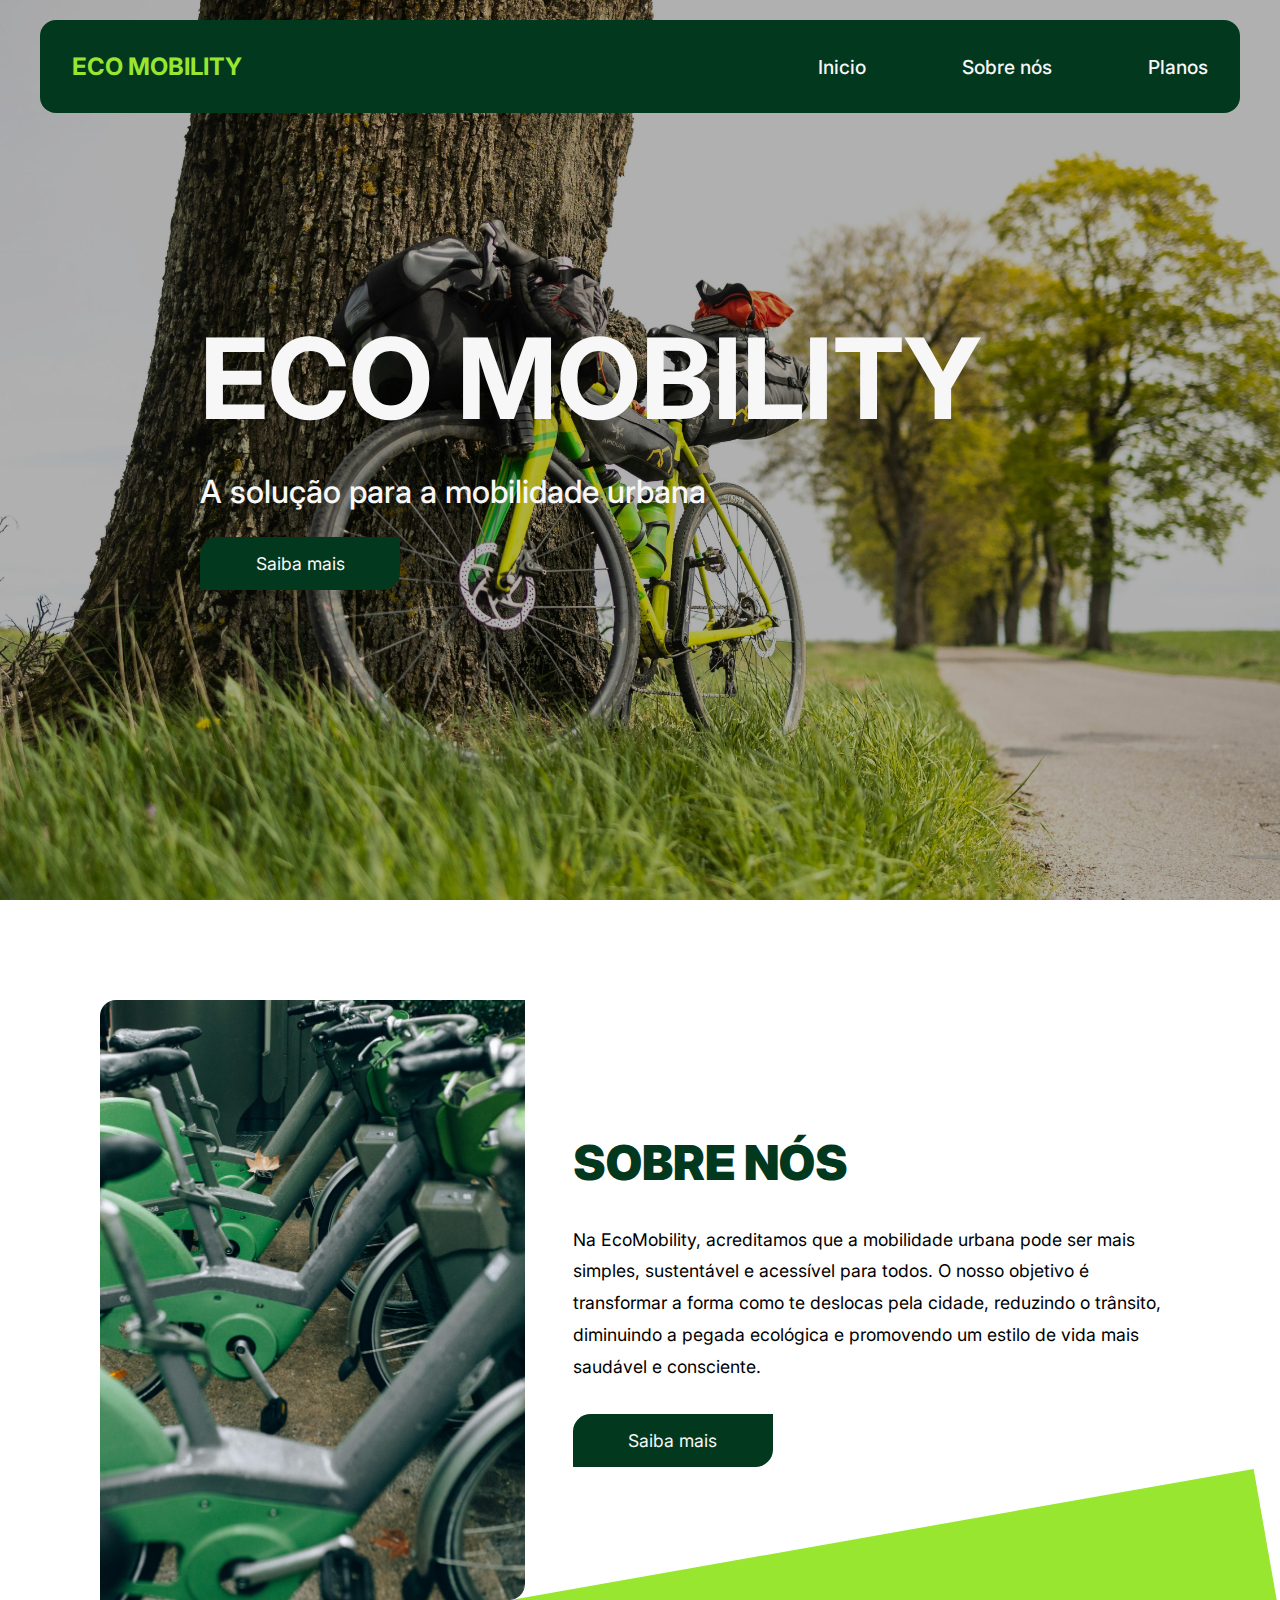
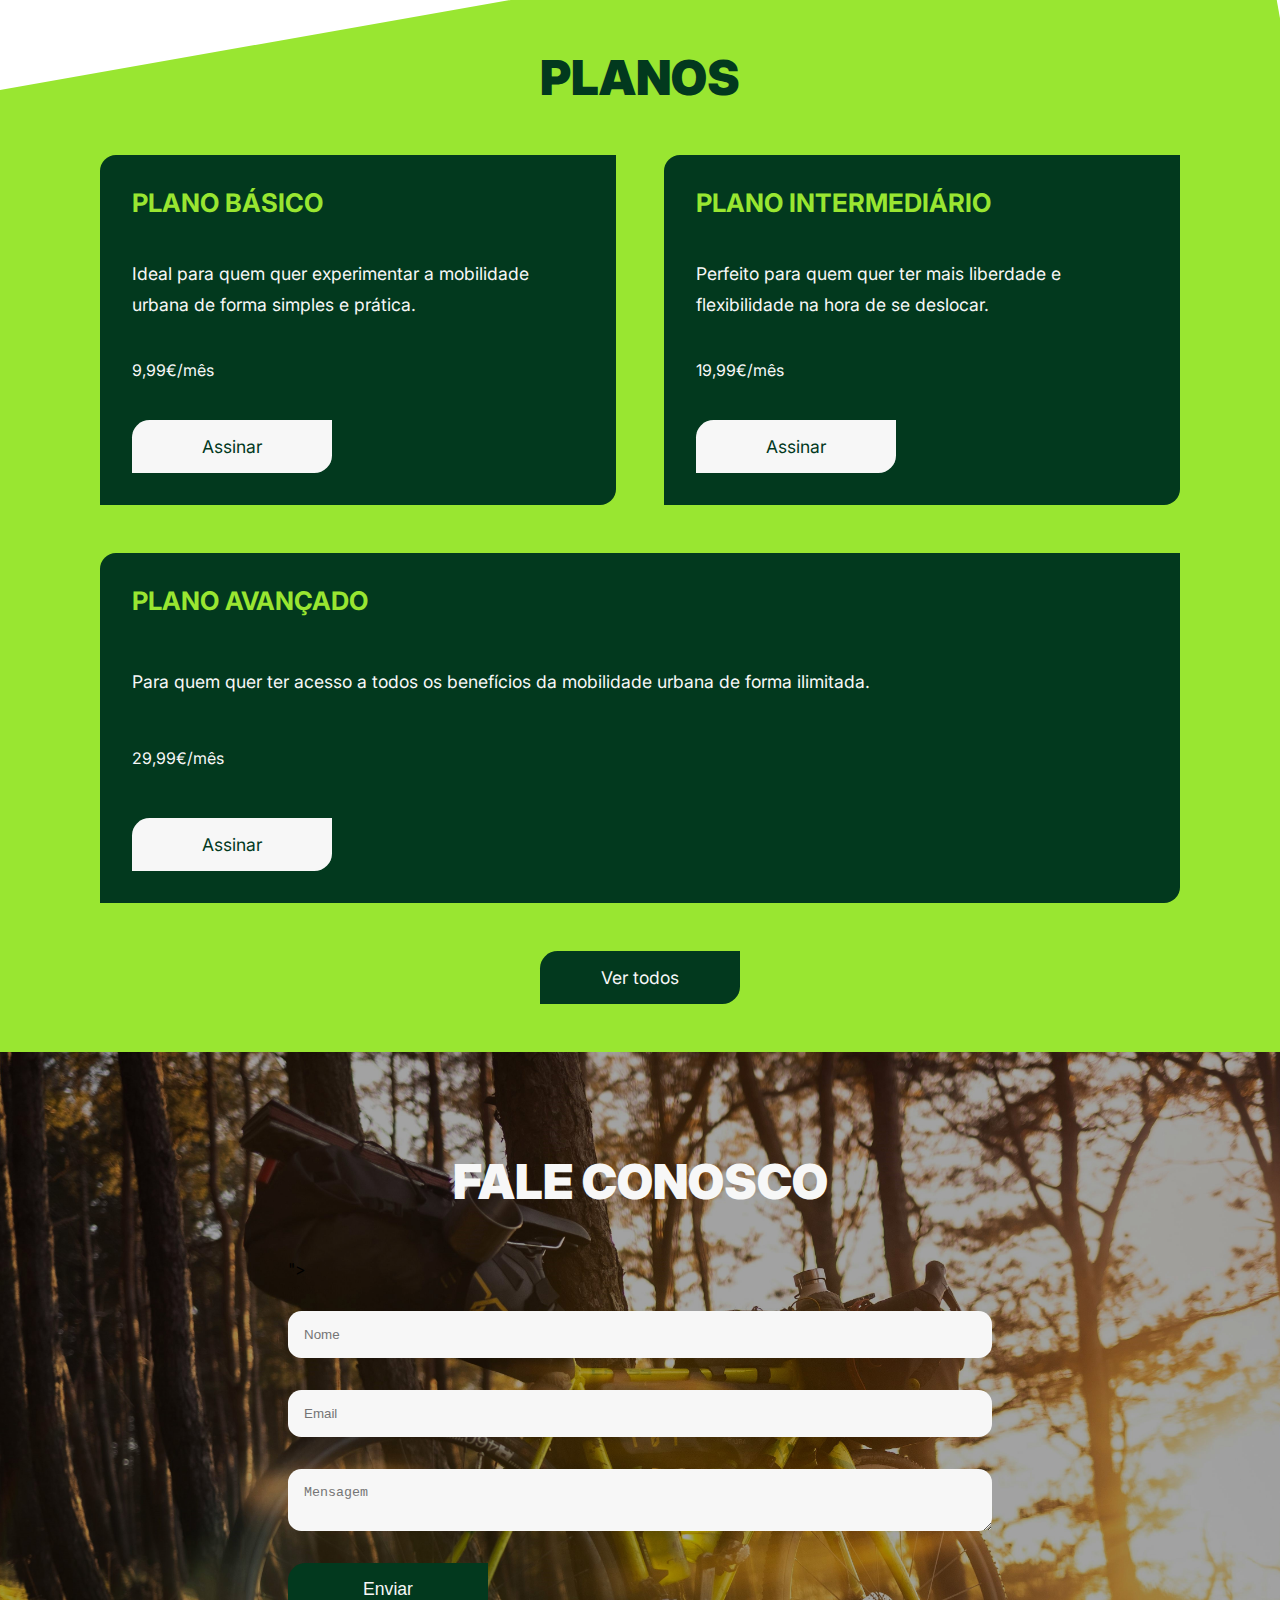
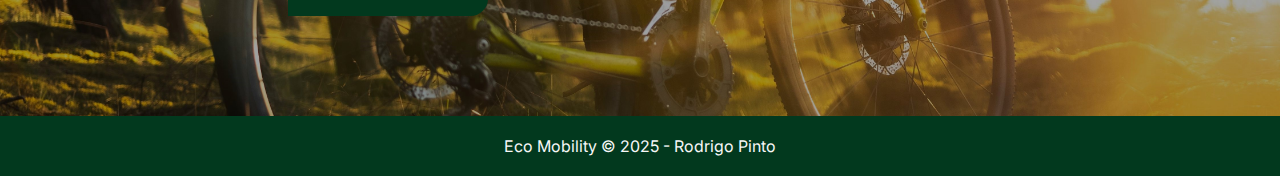
<file: index.html>
<!DOCTYPE html>
<html lang="pt">

<head>
    <meta charset="UTF-8">
    <meta name="viewport" content="width=device-width, initial-scale=1.0">
    <link rel="stylesheet" href="assets/css/global.css">
    <title>Eco Mobility</title>
</head>

<body>
    <header class="header">
        <nav class="nav-bar">
            <a href="" class="nav-logo">Eco Mobility</a>
            <svg class="burger-btn open " viewBox="0 0 24 24" fill="none" xmlns="http://www.w3.org/2000/svg"><g id="SVGRepo_bgCarrier" stroke-width="0"></g><g id="SVGRepo_tracerCarrier" stroke-linecap="round" stroke-linejoin="round"></g><g id="SVGRepo_iconCarrier"> <path d="M4 6H20M4 12H20M4 18H20" stroke="#000000" stroke-width="2" stroke-linecap="round" stroke-linejoin="round"></path> </g></svg>
            <ul class="nav-list">
                <svg class="burger-btn close" viewBox="0 0 24 24" fill="none" xmlns="http://www.w3.org/2000/svg"><g id="SVGRepo_bgCarrier" stroke-width="0"></g><g id="SVGRepo_tracerCarrier" stroke-linecap="round" stroke-linejoin="round"></g><g id="SVGRepo_iconCarrier"> <path d="M14.5 9.50002L9.5 14.5M9.49998 9.5L14.5 14.5" stroke-width="1.5" stroke-linecap="round"></path> <path d="M7 3.33782C8.47087 2.48697 10.1786 2 12 2C17.5228 2 22 6.47715 22 12C22 17.5228 17.5228 22 12 22C6.47715 22 2 17.5228 2 12C2 10.1786 2.48697 8.47087 3.33782 7"  stroke-width="1.5" stroke-linecap="round"></path> </g></svg>
                <a href="" class="nav-logo mobile">Eco Mobility</a>

                <a href="" class="nav-link">Inicio</a>
                <a href="" class="nav-link">Sobre nós</a>
                <a href="" class="nav-link">Planos</a>
                <p class="text white">Todos os direitos reservados.</p>
                
            </ul>
        </nav>
    </header>
    <section class="banner">
        <div class="banner-content">
            <h1 class="banner-title">Eco Mobility</h1>
            <p class="banner-description">A solução para a mobilidade urbana</p>
            <a href="" class="button">Saiba mais</a>
        </div>
    </section>
    <main class="main">
        <section class="about">
            <picture class="about-image">
                <img src="assets/images/bicycles.jpg" alt="">
            </picture>
            <div class="about-content">
                <h2 class="about-title title">Sobre nós</h2>
                <p class="about-description text">Na EcoMobility, acreditamos que a mobilidade urbana pode ser mais
                    simples, sustentável e acessível para todos. O nosso objetivo é transformar a forma como te deslocas
                    pela cidade, reduzindo o trânsito, diminuindo a pegada ecológica e promovendo um estilo de vida mais
                    saudável e consciente.</p>
                <a href="" class="button">Saiba mais</a>
            </div>
        </section>
        <section class="section-prices">
            <h2 class="prices-title title">Planos</h2>
            <div class="prices-content">
                <div class="card-price">
                    <h3 class="price-title">Plano básico</h3>
                    <p class="price-description text">Ideal para quem quer experimentar a mobilidade urbana de forma
                        simples e prática.</p>
                    <p class="price-value">9,99€/mês</p>
                    <a href="" class="button">Assinar</a>
                </div>
                <div class="card-price">
                    <h3 class="price-title">Plano intermediário</h3>
                    <p class="price-description text">Perfeito para quem quer ter mais liberdade e flexibilidade na
                        hora de se deslocar.</p>
                    <p class="price-value">19,99€/mês</p>
                    <a href="" class="button">Assinar</a>
                </div>
                <div class="card-price">
                    <h3 class="price-title">Plano avançado</h3>
                    <p class="price-description text">Para quem quer ter acesso a todos os benefícios da mobilidade
                        urbana de forma ilimitada.</p>
                    <p class="price-value">29,99€/mês</p>
                    <a href="" class="button">Assinar</a>
                </div>
            </div>
            <a href="" class="button">Ver todos</a>
        </section>
        <section class="section-contact">
            <h2 class="contact-title title">Fale conosco</h2>
            <form action="https://api.web3forms.com/submit" class="contact-form" method="post">
                <input type="hidden" name="access_key" value="3258be49-3297-4fc0-b9c9-ad22198dd951">
                ">
                <input type="text" name="name" id="name" placeholder="Nome">
                <input type="email" name="email" id="email" placeholder="Email">
                <textarea name="message" id="message" placeholder="Mensagem"></textarea>
                <button type="submit" class="button">Enviar</button>
            </form>
        </section>
    </main>
    <footer class="footer">
        <p class="footer-text">Eco Mobility &copy; 2025 - <a href="">Rodrigo Pinto</a></p>
    </footer>
    <script src="assets/js/script.js"></script>
</body>

</html>
</file>
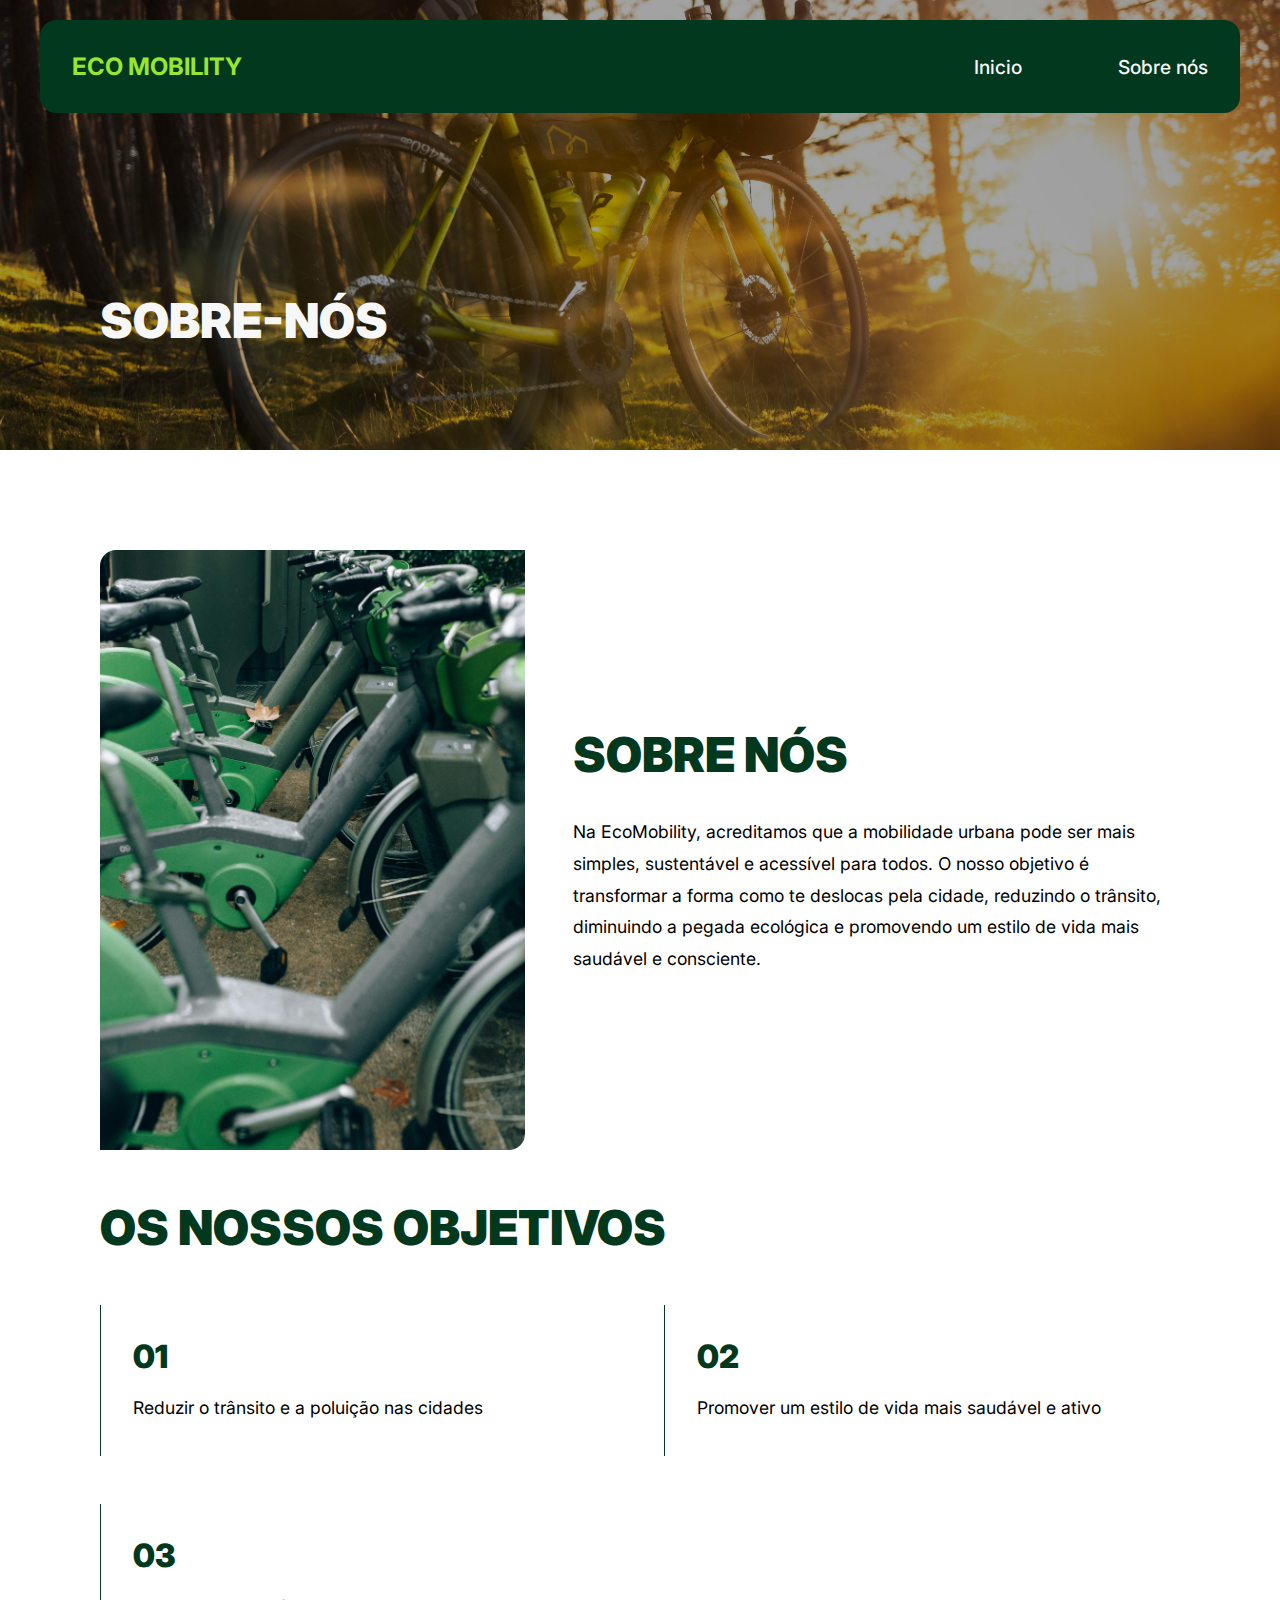
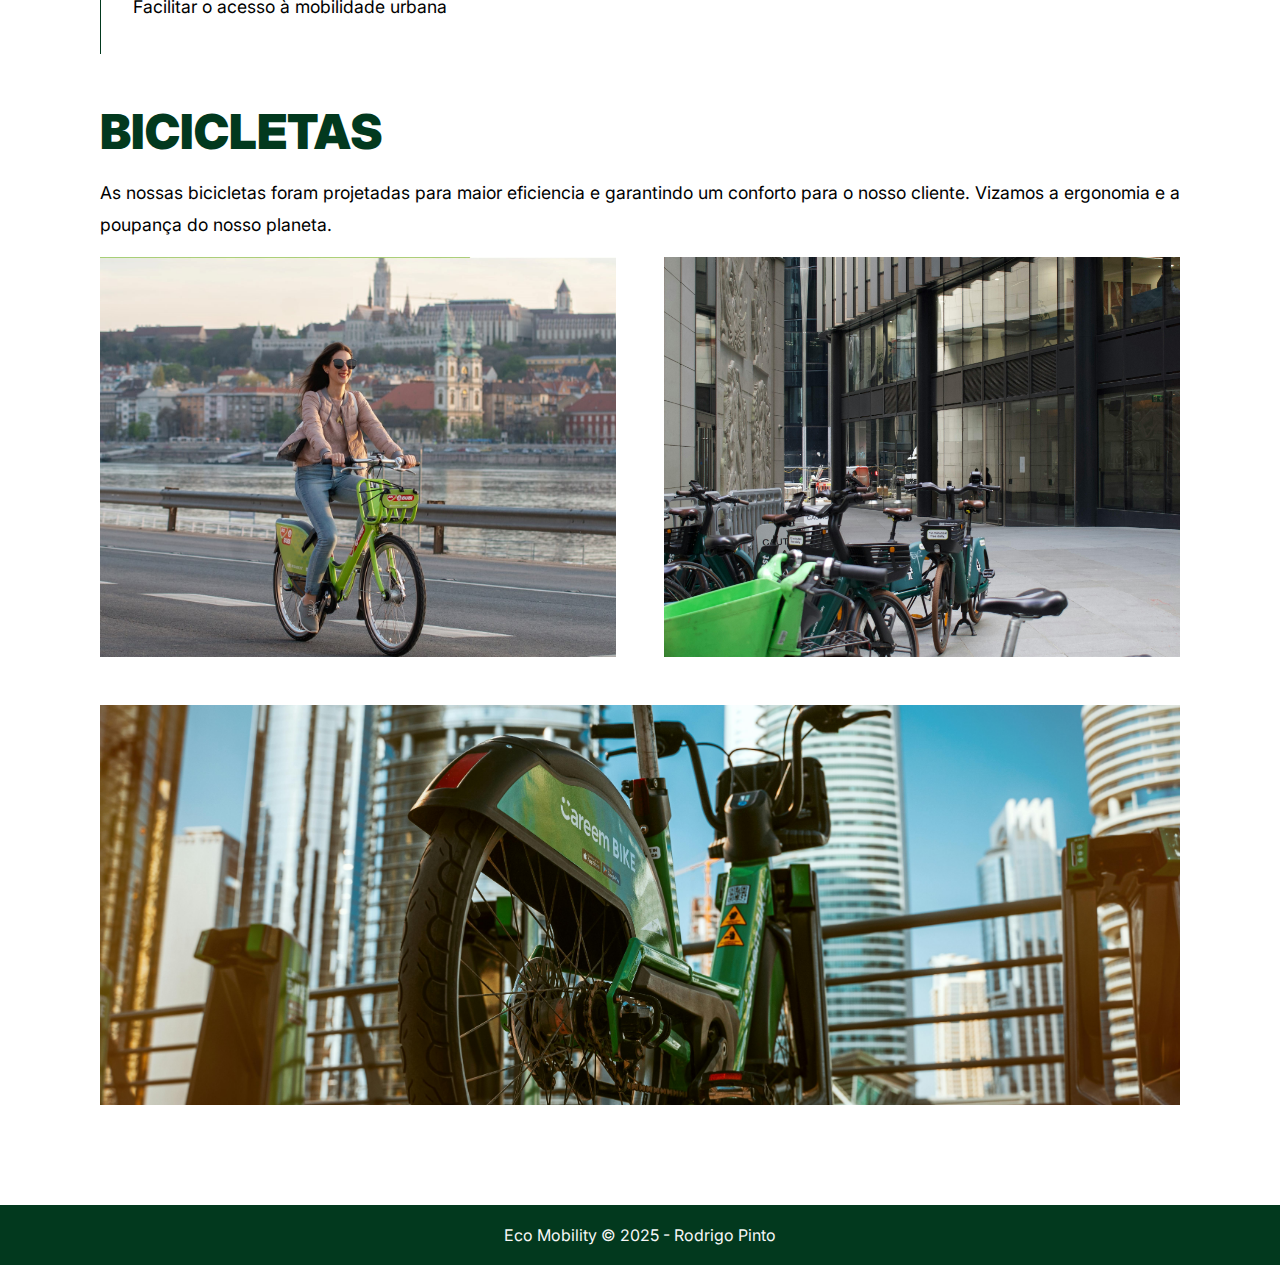
<file: about.html>
<!DOCTYPE html>
<html lang="pt">

<head>
    <meta charset="UTF-8">
    <meta name="viewport" content="width=device-width, initial-scale=1.0">
    <link rel="stylesheet" href="assets/css/global.css">
    <link rel="stylesheet" href="assets/css/about.css">
    <title>Eco Mobility</title>
</head>

<body>
    <header class="header">
        <nav class="nav-bar">
            <a href="index.html" class="nav-logo">Eco Mobility</a>
            <svg class="burger-btn open " viewBox="0 0 24 24" fill="none" xmlns="http://www.w3.org/2000/svg"><g id="SVGRepo_bgCarrier" stroke-width="0"></g><g id="SVGRepo_tracerCarrier" stroke-linecap="round" stroke-linejoin="round"></g><g id="SVGRepo_iconCarrier"> <path d="M4 6H20M4 12H20M4 18H20" stroke="#000000" stroke-width="2" stroke-linecap="round" stroke-linejoin="round"></path> </g></svg>
            <ul class="nav-list">
                <svg class="burger-btn close" viewBox="0 0 24 24" fill="none" xmlns="http://www.w3.org/2000/svg"><g id="SVGRepo_bgCarrier" stroke-width="0"></g><g id="SVGRepo_tracerCarrier" stroke-linecap="round" stroke-linejoin="round"></g><g id="SVGRepo_iconCarrier"> <path d="M14.5 9.50002L9.5 14.5M9.49998 9.5L14.5 14.5" stroke-width="1.5" stroke-linecap="round"></path> <path d="M7 3.33782C8.47087 2.48697 10.1786 2 12 2C17.5228 2 22 6.47715 22 12C22 17.5228 17.5228 22 12 22C6.47715 22 2 17.5228 2 12C2 10.1786 2.48697 8.47087 3.33782 7"  stroke-width="1.5" stroke-linecap="round"></path> </g></svg>
                <a href="" class="nav-logo mobile">Eco Mobility</a>

                <a href="index.html" class="nav-link">Inicio</a>
                <a href="" class="nav-link">Sobre nós</a>
                <p class="text white">Todos os direitos reservados.</p>
            </ul>
        </nav>
    </header>
    <section class="breadcumb">
        <h1 class="breadcumb-title">Sobre-nós</h1>
    </section>
    <main class="main">
        <section class="about">
            <picture class="about-image">
                <img src="assets/images/bicycles.jpg" alt="">
            </picture>
            <div class="about-content">
                <h2 class="about-title title">Sobre nós</h2>
                <p class="about-description text">Na EcoMobility, acreditamos que a mobilidade urbana pode ser mais
                    simples, sustentável e acessível para todos. O nosso objetivo é transformar a forma como te deslocas
                    pela cidade, reduzindo o trânsito, diminuindo a pegada ecológica e promovendo um estilo de vida mais
                    saudável e consciente.</p>
            </div>
        </section>
        
        <section class="section-numbers">
            <h1 class="title">Os nossos objetivos</h1>
            <div class="numbers-content">
                <div class="card-number">
                    <h2 class="title-2">01</h2>
                    <p class="text">Reduzir o trânsito e a poluição nas cidades</p>
                </div>
                <div class="card-number">
                    <h2 class="title-2">02</h2>
                    <p class="text">Promover um estilo de vida mais saudável e ativo</p>
                </div>
                <div class="card-number">
                    <h2 class="title-2">03</h2>
                    <p class="text">Facilitar o acesso à mobilidade urbana</p>
                </div>
        </section>
        <section class="section-bicycles">
            <h1 class="title">Bicicletas</h1>
            <p class="text">As nossas bicicletas foram projetadas para maior eficiencia e garantindo um conforto para o nosso cliente. Vizamos a ergonomia e a poupança do nosso planeta.</p>
            <div class="row-bicycles">
                <img src="assets/images/bicicleta1.jpg" alt="" class="img-bicycles">
                <img src="assets/images/bicicleta2.jpg" alt="" class="img-bicycles">
                <img src="assets/images/bicicleta3.jpg" alt="" class="img-bicycles">
            </div>
        </section>
    </main>
    <footer class="footer">
        <p class="footer-text">Eco Mobility &copy; 2025 - <a href="">Rodrigo Pinto</a></p>
    </footer>
    <script src="assets/js/script.js"></script>
</body>

</html>
</file>
<file: assets/css/global.css>
@import url('https://fonts.googleapis.com/css2?family=Inter:ital,opsz,wght@0,14..32,100..900;1,14..32,100..900&display=swap');

:root {
    --primary-color: #02391e;
    --secundary-color: #99e631;
    --tertiary-color: #f7f7f7;
    --quaternary-color: #000;
    --font-family: 'Inter', sans-serif;

}

* {
    margin: 0;
    padding: 0;
    box-sizing: border-box;
}

body {
    color: black;
    font-family: var(--font-family);
    width: 100vw;
    overflow-x: hidden;
}
html, body {
    max-width: 100%;
    overflow-x: hidden;
}


a {
    text-decoration: none;
    color: inherit;
}

.button {
    display: inline-block;
    width: 200px;
    padding: 1rem 2rem;
    background: var(--primary-color);
    color: var(--tertiary-color);
    font-size: 1.1rem;
    font-weight: 400;
    border: none;
    cursor: pointer;
    text-align: center;
    border-top-left-radius: 1em;
    border-bottom-right-radius: 1em;
}

.header {
    display: flex;
    justify-content: center;
    align-items: center;
    width: 100%;
    position: fixed;
    top: 0;
    left: 0;
    z-index: 1000;
    transition: all 0.5s;
}

.header.active .nav-bar {
    margin: 0;
    border-radius: 0;
}

.nav-bar {
    transition: all 0.5s;
    flex: 1;
    display: flex;
    justify-content: space-between;
    align-items: center;
    margin: 20px 40px;
    padding: 2rem 2rem;
background: var(--primary-color);    border-radius: 1em;
}

.nav-logo {
    font-size: 1.5rem;
    font-weight: 700;
    color: var(--secundary-color);
    text-transform: uppercase;
}

.nav-list {
    display: flex;
    justify-content: space-between;
    align-items: center;
    list-style: none;
    gap: 6em;
}

.nav-link {
    font-size: 1.2rem;
    font-weight: 500;
    color: var(--tertiary-color);
}

.banner {
    display: flex;
    align-items: center;
    width: 100%;
    height: 100vh;
    background: url('../images/image-banner1.jpg');
    background-size: cover;
    padding: 200px;
}

.banner-content {
    display: flex;
    flex-direction: column;
    justify-content: center;
    gap: 1.6em;
}

.banner h1 {
    font-size: 7rem;
    font-weight: 700;
    color: var(--tertiary-color);
    text-transform: uppercase;
}

.banner p {
    font-size: 2rem;
    font-weight: 500;
    color: var(--tertiary-color);
}

.main {
    padding: 100px;
    padding-bottom: 0;
    display: flex;
    flex-direction: column;
    justify-content: center;
    align-items: center;
    gap: 3em;
}

.title {
    font-size: 3rem;
    font-weight: 900;
    color: var(--primary-color);
    text-transform: uppercase;
}
.title-2 {
    font-size: 2rem;
    font-weight: 900;
    color: var(--primary-color);
    text-transform: uppercase;
}
.text {
    font-size: 1.1rem;
    line-height: 1.8em;
    font-weight: 400;

    color: var(--quaternary-color);
}

.about {
    display: flex;
    justify-content: center;
    align-items: center;
    width: 100%;
    gap: 3em;
}

.about-content {
    display: flex;
    flex-direction: column;
    justify-content: space-between;
    gap: 2em;
    flex: 1;
}

.about-image {
    flex: 0.7;
    display: flex;
    justify-content: center;
    align-items: center;
}

.about-image img {
    height: 100%;
    width: 100%;
    object-fit: cover;
    max-height: 600px;
    border-top-left-radius: 1em;
    border-bottom-right-radius: 1em;
}

.section-prices {
    display: flex;
    justify-content: center;
    flex-direction: column;
    align-items: center;
    width: 100%;
    gap: 3em;
    position: relative;

}

.section-prices::after {
    content: '';
    width: 120vw;
    height: 150%;
    background-size: cover;
    position: absolute;
    top: -100px;
    left: 0;
    transform: translateX(-250px);
    rotate: 350deg;
    z-index: -1;
    background: var(--secundary-color);
}

.prices-content {
    display: flex;
    justify-content: center;
    align-items: center;
    flex-wrap: wrap;
    gap: 3em;
}

.card-price {
    display: flex;
    flex-direction: column;
    justify-content: space-between;
    gap: 2em;
    padding: 2rem;
    background: var(--primary-color);
    border-top-left-radius: 1em;
    border-bottom-right-radius: 1em;
    flex: 1;
    height: 350px;
    min-width: 400px;
    color: var(--tertiary-color);
}

.card-price .button {
    color: var(--primary-color);
    background: var(--tertiary-color);
}

.price-title {
    font-size: 1.6rem;
    font-weight: 700;
    color: var(--secundary-color);
    text-transform: uppercase;
}

.price-description {
    color: var(--tertiary-color);
}

.prices-title {
    text-align: center;
}

.section-contact {
    display: flex;
    justify-content: center;
    align-items: center;
    flex-direction: column;
    width: 100%;
    gap: 3em;
    position: relative;
    background-size: 120%;
    padding: 100px;
}

.contact-title {
    font-size: 3rem;
    font-weight: 900;
    color: var(--tertiary-color);
    text-transform: uppercase;
}

.section-contact::after {
    content: '';
    width: 120vw;
    height: 100%;
    background-size: cover;
    position: absolute;
    top: 00px;
    left: 0;
    transform: translateX(-10vw);
    z-index: -1;
    background: url('../images/image-banner2.jpg');
    background-size: cover;
}

.contact-form {
    display: flex;
    flex-direction: column;
    justify-content: space-between;
    gap: 2em;
    flex: 1;
    width: 80%;
}

.contact-form input,
.contact-form textarea {
    padding: 1rem;
    border: none;
    border-radius: 1em;
    background: var(--tertiary-color);
    color: var(--quaternary-color);
}

.footer {
    display: flex;
    justify-content: center;
    align-items: center;
    width: 100%;
    background: var(--primary-color);
    color: var(--tertiary-color);
    padding: 20px;
}
.burger-btn, .text.white,.nav-logo.mobile   {
    display: none;
}

.white {
    color: white;
}

@media (max-width: 1200px) {
    .section-prices::after {
        content: '';
        width: 160vw;
        height: 150%;
        background-size: cover;
        position: absolute;
        top: -100px;

        transform: translateX(-15vw);

    }
    
    
}
@media (max-width: 768px) {
    .burger-btn, .text.white,.nav-logo.mobile   {
        display: block;
    }
    .nav-logo.mobile {
        font-size: 3em;
    }
    .nav-list {
        display: none;
        transform: translateY(-100%);
        transition: all 0.5s;
    }
    .nav-list.active {
        display: flex;
        height: 100vh;
        width: 100%;
        position: absolute;
        top: 0;
        left: 0;
        flex-direction: column;

        background: var(--primary-color);
        padding: 6em 0;
        gap: 0.5em;
        transform: translate(0);
    }
    
    .burger-btn {
        position: absolute;
        top: 20px;
        right: 20px;
        stroke: var(--tertiary-color);
        height: 40px;
    }
    .burger-btn.open {
        position: relative;
        transform: translateY(-50%);
    }
    .nav-link {
        color: var(--tertiary-color);
        font-size: 1.5rem;
    }

    .banner {
        padding: 100px;
    }

    .banner h1 {
        font-size: 4rem;
    }

    .banner p {
        font-size: 1.5rem;
    }

    .main {
        padding: 5px;
    }

    .title {
        font-size: 2rem;
    }

    .text {
        font-size: 1rem;
    }

    .about {
        flex-direction: column;
    }

    .about-content {
        gap: 1em;
    }

    .about-image {
        flex: 1;
    }

    .about-image img {
        border-radius: 1em;
    }

    .section-prices::after {
        display: none;
    }

    .card-price {
        min-width: 300px;
    }

    .card-price .button {
        padding: 0.5rem 1rem;
    }

    .section-contact {
        padding: 50px;
    }

    .contact-title {
        font-size: 2rem;
    }

    .contact-form {
        width: 100%;
    }

    .contact-form input,
    .contact-form textarea {
        padding: 1rem;
    }

    .footer {
        padding: 10px;
    }

}
</file>
<file: assets/css/about.css>
.breadcumb {
    height: 50vh;
    width: 100%;
    display: flex;
    align-items: flex-end;
    padding: 100px;
    background: url(../images/image-banner2.jpg) no-repeat center;
    background-size: cover;
}
.breadcumb-title {
    font-size: 3rem;
    font-weight: 900;
    color: var(--tertiary-color);
    text-transform: uppercase;
}
.section-numbers {
    width: 100%;
    flex: 1;
    display: flex;
    flex-direction: column;
    gap: 3em;
}
.numbers-content {
    flex: 1;
    display: flex;
    justify-content: space-between;
    gap: 3em;
    flex-wrap: wrap;
}

.card-number {
    flex: 1;
    display: flex;
    flex-direction: column;
    justify-content: center;
    padding: 2em;
    gap: 1em;
    min-width: 400px;
    border-left: 1px solid var(--primary-color);
}
.section-bicycles {
    width: 100%;
    display: flex;
    flex-direction: column;
    gap: 1em;
}
.row-bicycles {
    display: flex;
    justify-content: center;
    align-items: center;
    gap: 3em;
    flex-wrap: wrap;
}
.row-bicycles img {
    flex: 1;  
    height: 400px;
    min-width: 400px;
    object-fit: cover;
}
.main {
    padding-bottom: 100px;
}
</file>
